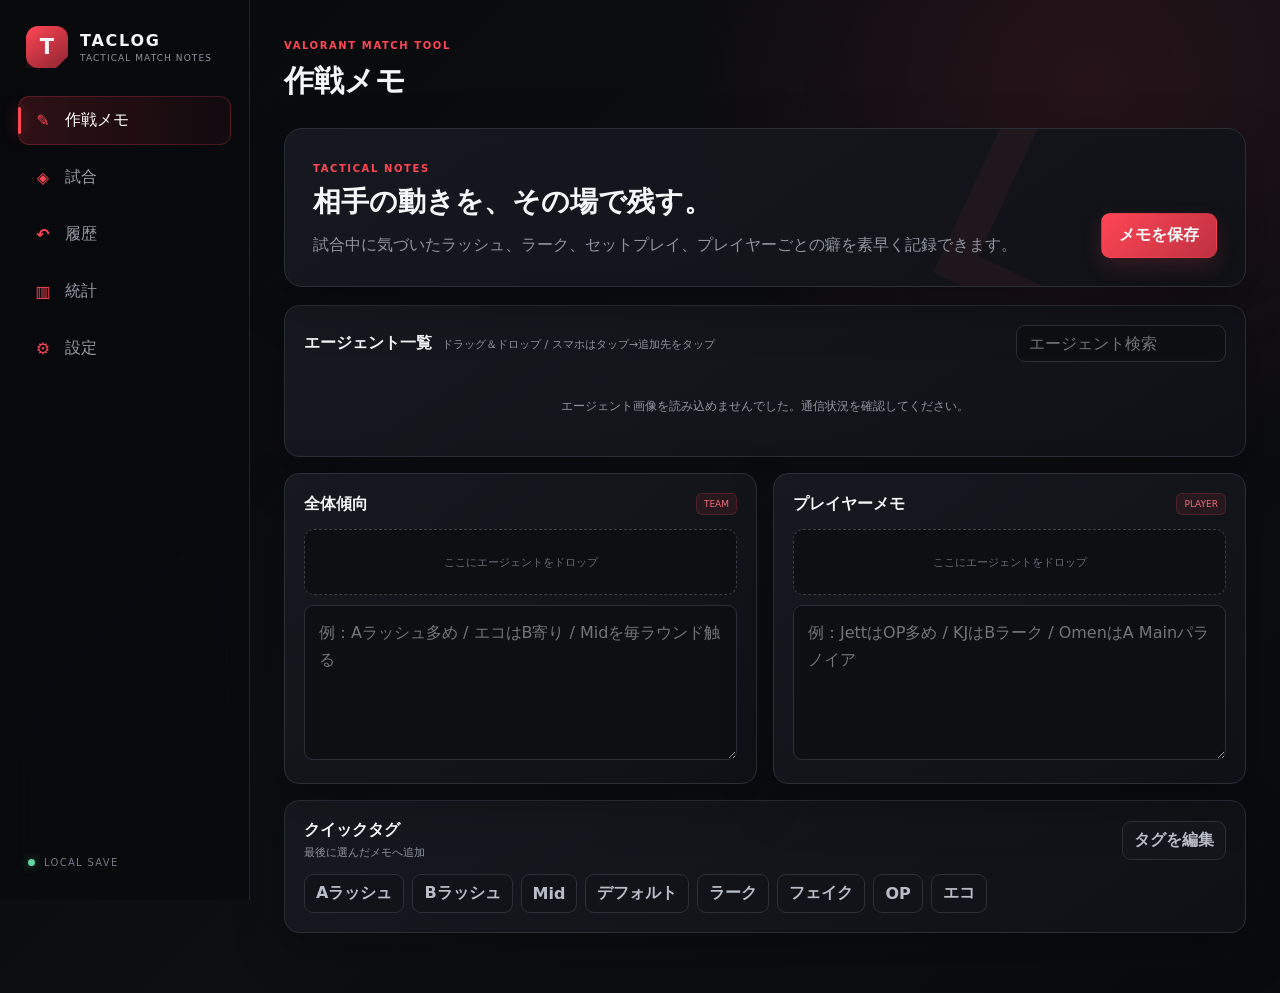
<file: index.html>
<!doctype html>
<html lang="ja">
<head>
  <meta charset="UTF-8" />
  <meta name="viewport" content="width=device-width, initial-scale=1.0" />
  <meta name="theme-color" content="#0b0c10" />
  <title>TACLOG</title>
  <link rel="stylesheet" href="styles.css" />
  <link rel="stylesheet" href="agent.css" />
</head>
<body>
  <div class="app-shell">
    <aside class="sidebar">
      <div class="brand">
        <div class="brand-mark">T</div>
        <div>
          <div class="brand-name">TACLOG</div>
          <div class="brand-sub">TACTICAL MATCH NOTES</div>
        </div>
      </div>

      <nav class="nav" aria-label="メインメニュー">
        <button class="nav-item active" data-tab="memo"><span class="nav-icon">✎</span><span>作戦メモ</span></button>
        <button class="nav-item" data-tab="match"><span class="nav-icon">◈</span><span>試合</span></button>
        <button class="nav-item" data-tab="history"><span class="nav-icon">↶</span><span>履歴</span></button>
        <button class="nav-item" data-tab="stats"><span class="nav-icon">▥</span><span>統計</span></button>
        <button class="nav-item" data-tab="settings"><span class="nav-icon">⚙</span><span>設定</span></button>
      </nav>

      <div class="sidebar-footer"><div class="status-dot"></div><span>LOCAL SAVE</span></div>
    </aside>

    <main class="main">
      <header class="topbar">
        <div><p class="eyebrow">VALORANT MATCH TOOL</p><h1 id="pageTitle">作戦メモ</h1></div>
        <button id="mobileMenu" class="mobile-menu" aria-label="メニュー">☰</button>
      </header>

      <section id="memo" class="tab-panel active">
        <div class="hero-card">
          <div><span class="tag">TACTICAL NOTES</span><h2>相手の動きを、その場で残す。</h2><p>試合中に気づいたラッシュ、ラーク、セットプレイ、プレイヤーごとの癖を素早く記録できます。</p></div>
          <button class="primary-btn" id="saveMemo">メモを保存</button>
        </div>

        <article class="card agent-library-card">
          <div class="card-head agent-library-head">
            <div><h3>エージェント一覧</h3><span class="muted">ドラッグ＆ドロップ / スマホはタップ→追加先をタップ</span></div>
            <input class="agent-search" id="memoAgentSearch" placeholder="エージェント検索" />
          </div>
          <div id="memoAgentLibrary" class="agent-library-grid loading-agents">エージェントを読み込み中...</div>
        </article>

        <div class="grid two">
          <article class="card memo-card">
            <div class="card-head"><h3>全体傾向</h3><span class="mini-tag">TEAM</span></div>
            <div id="teamMemoAgents" class="agent-dropzone" data-drop-target="teamMemoAgents"><span class="drop-hint">ここにエージェントをドロップ</span></div>
            <textarea id="teamMemo" placeholder="例：Aラッシュ多め / エコはB寄り / Midを毎ラウンド触る"></textarea>
          </article>
          <article class="card memo-card">
            <div class="card-head"><h3>プレイヤーメモ</h3><span class="mini-tag">PLAYER</span></div>
            <div id="playerMemoAgents" class="agent-dropzone" data-drop-target="playerMemoAgents"><span class="drop-hint">ここにエージェントをドロップ</span></div>
            <textarea id="playerMemo" placeholder="例：JettはOP多め / KJはBラーク / OmenはA Mainパラノイア"></textarea>
          </article>
        </div>

        <article class="card quick-card">
          <div class="card-head">
            <div><h3>クイックタグ</h3><span class="muted">最後に選んだメモへ追加</span></div>
            <button class="ghost-btn" id="toggleTagEditor">タグを編集</button>
          </div>
          <div class="quick-tags" id="quickTags"></div>
          <div id="tagEditor" class="tag-editor hidden">
            <div id="tagEditorList" class="tag-editor-list"></div>
            <div class="tag-add-row"><input id="newTagInput" placeholder="新しいタグ名" /><button class="primary-btn" id="addQuickTag">＋ 追加</button></div>
          </div>
        </article>
      </section>

      <section id="match" class="tab-panel">
        <div class="section-title-row">
          <div><span class="tag">LIVE MATCH</span><h2>試合記録</h2></div>
          <div class="score-box"><input id="ourScore" type="number" min="0" value="0" /><span>:</span><input id="enemyScore" type="number" min="0" value="0" /></div>
        </div>

        <article class="card agent-library-card">
          <div class="card-head agent-library-head">
            <div><h3>エージェント一覧</h3><span class="muted">味方・敵チームへドラッグして構成を記録</span></div>
            <input class="agent-search" id="matchAgentSearch" placeholder="エージェント検索" />
          </div>
          <div id="matchAgentLibrary" class="agent-library-grid loading-agents">エージェントを読み込み中...</div>
        </article>

        <div class="team-grid">
          <article class="card team-card ally-team-card">
            <div class="card-head"><h3>味方チーム</h3><span class="muted">最大5人</span></div>
            <div id="allyAgents" class="agent-dropzone team-dropzone" data-drop-target="allyAgents"><span class="drop-hint">ここに味方エージェントをドロップ</span></div>
          </article>
          <article class="card team-card enemy-team-card">
            <div class="card-head"><h3>敵チーム</h3><span class="muted">最大5人</span></div>
            <div id="enemyAgents" class="agent-dropzone team-dropzone" data-drop-target="enemyAgents"><span class="drop-hint">ここに敵エージェントをドロップ</span></div>
          </article>
        </div>

        <div class="match-meta-grid three-meta">
          <article class="card compact"><label>マップ</label><select id="mapSelect"><option>Ascent</option><option>Bind</option><option>Haven</option><option>Lotus</option><option>Split</option><option>Sunset</option><option>Icebox</option><option>Breeze</option><option>Abyss</option><option>Corrode</option><option>Summit</option></select></article>
          <article class="card compact"><label>開始サイド</label><select id="sideSelect"><option>攻め</option><option>守り</option></select></article>
          <article class="card compact"><label>結果</label><select id="resultSelect"><option value="">未確定</option><option value="WIN">WIN</option><option value="LOSS">LOSS</option><option value="DRAW">DRAW</option></select></article>
        </div>

        <article class="card">
          <div class="card-head">
            <div><h3>ラウンドログ</h3><span class="muted">追加するとラウンド番号が自動で+1</span></div>
            <button class="ghost-btn" id="clearRounds">クリア</button>
          </div>
          <div class="round-builder with-round-number">
            <div class="round-number-field"><label for="currentRound">ラウンド</label><input id="currentRound" type="number" min="1" value="1" /></div>
            <div><label for="siteSelect">サイト</label><select id="siteSelect"><option>A</option><option>B</option><option>Mid</option><option>その他</option></select></div>
            <div><label for="planSelect">作戦</label><select id="planSelect"><option>ラッシュ</option><option>デフォルト</option><option>ラーク</option><option>フェイク</option><option>スプリット</option><option>リテイク</option><option>その他</option></select></div>
            <div><label for="roundNote">補足</label><div id="roundAgentDrop" class="round-note-drop" data-drop-target="roundNote"><input id="roundNote" placeholder="補足メモ（エージェントもドロップ可）" /></div></div>
            <button class="primary-btn add-round-btn" id="addRound">＋ 追加</button>
          </div>
          <div id="roundList" class="round-list empty-state">まだラウンド記録がありません。</div>
        </article>
        <button class="finish-btn" id="finishMatch">試合を履歴に保存</button>
      </section>

      <section id="history" class="tab-panel">
        <div class="section-title-row"><div><span class="tag">ARCHIVE</span><h2>試合履歴</h2></div><button class="ghost-btn" id="clearHistory">履歴を削除</button></div>
        <div id="historyList" class="history-list empty-state">保存された試合はまだありません。</div>
      </section>

      <section id="stats" class="tab-panel">
        <div class="section-title-row stats-title-row">
          <div><span class="tag">ANALYTICS</span><h2>統計</h2></div>
          <div class="match-filter-wrap"><label for="matchFilter">マップで絞り込み</label><select id="matchFilter"><option value="all">全マップ</option></select></div>
        </div>
        <div class="stat-grid">
          <article class="stat-card"><span>対象試合</span><strong id="statMatches">0</strong></article>
          <article class="stat-card"><span>記録ラウンド</span><strong id="statRounds">0</strong></article>
          <article class="stat-card"><span>ラッシュ</span><strong id="statRush">0%</strong></article>
          <article class="stat-card"><span>ラーク</span><strong id="statLurk">0%</strong></article>
        </div>
        <article class="card stats-context"><div class="card-head"><h3 id="statsContextTitle">全マップの統計</h3><span class="muted" id="statsContextMeta">保存した試合から自動集計</span></div></article>
        <article class="card"><div class="card-head"><h3>サイト傾向</h3><span class="muted">選択中のマップだけを集計</span></div><div id="siteBars" class="bars"></div></article>
      </section>

      <section id="settings" class="tab-panel">
        <div class="section-title-row"><div><span class="tag">PREFERENCES</span><h2>設定</h2></div></div>
        <div class="grid two">
          <article class="card"><h3>表示</h3><label class="setting-row"><span>コンパクト表示</span><input type="checkbox" id="compactToggle" /></label></article>
          <article class="card danger-zone"><h3>データ管理</h3><p>この端末に保存されているメモ・試合履歴を削除します。</p><button class="danger-btn" id="resetData">ローカルデータを全削除</button></article>
        </div>
        <p class="riot-note">TACLOGは非公式のファン制作ツールです。Riot Games / VALORANTとの公式な提携・承認を示すものではありません。</p>
      </section>
    </main>
  </div>
  <script src="app.js"></script>
  <script src="map-stats.js"></script>
</body>
</html>
</file>
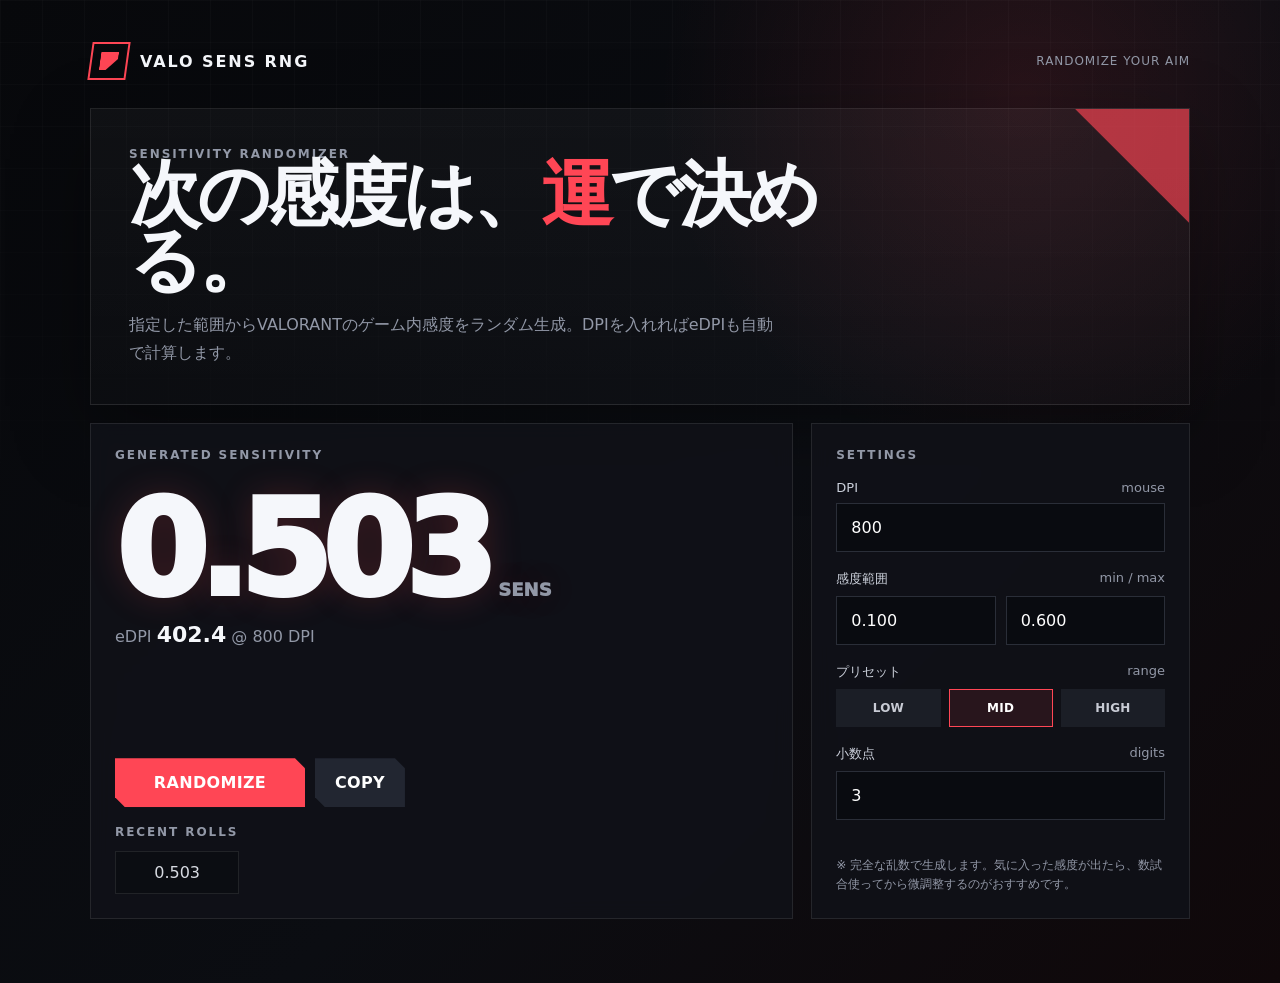
<file: randomizer/index.html>
<!DOCTYPE html>
<html lang="ja">
<head>
  <meta charset="UTF-8" />
  <meta name="viewport" content="width=device-width, initial-scale=1.0" />
  <title>VALO Sens RNG</title>
  <style>
    :root {
      --bg: #08090c;
      --panel: #101218;
      --panel-2: #151820;
      --line: rgba(255,255,255,.09);
      --text: #f5f7fb;
      --muted: #9298a7;
      --red: #ff4655;
      --red-2: #b72a36;
      --good: #8fe3c1;
    }
    *{box-sizing:border-box}
    body{
      margin:0;
      min-height:100vh;
      color:var(--text);
      background:
        radial-gradient(circle at 80% 10%, rgba(255,70,85,.12), transparent 27%),
        linear-gradient(135deg,#07080b 0%,#0b0d12 56%,#10080a 100%);
      font-family: Inter, ui-sans-serif, system-ui, -apple-system, BlinkMacSystemFont, "Segoe UI", sans-serif;
      overflow-x:hidden;
    }
    body:before{
      content:"";
      position:fixed;
      inset:0;
      pointer-events:none;
      opacity:.08;
      background-image:linear-gradient(rgba(255,255,255,.3) 1px, transparent 1px),linear-gradient(90deg,rgba(255,255,255,.3) 1px,transparent 1px);
      background-size:42px 42px;
      mask-image:linear-gradient(to bottom, black, transparent 75%);
    }
    .wrap{width:min(1100px,calc(100% - 32px));margin:auto;padding:42px 0 64px;position:relative}
    .topbar{display:flex;justify-content:space-between;align-items:center;margin-bottom:28px}
    .brand{display:flex;align-items:center;gap:12px;font-weight:900;letter-spacing:.12em}
    .logo{width:38px;height:38px;border:2px solid var(--red);transform:skew(-8deg);position:relative}
    .logo:after{content:"";position:absolute;left:8px;top:8px;width:18px;height:18px;background:var(--red);clip-path:polygon(0 0,100% 0,100% 38%,38% 100%,0 100%)}
    .tiny{font-size:12px;color:var(--muted);letter-spacing:.08em}
    .hero{padding:38px;border:1px solid var(--line);background:linear-gradient(180deg,rgba(255,255,255,.035),rgba(255,255,255,.015));box-shadow:0 26px 70px rgba(0,0,0,.35);position:relative;overflow:hidden}
    .hero:after{content:"";position:absolute;width:260px;height:260px;background:var(--red);right:-165px;top:-165px;transform:rotate(45deg);opacity:.65}
    h1{margin:0 0 8px;font-size:clamp(34px,6vw,72px);line-height:.92;letter-spacing:-.055em;font-weight:950;max-width:800px}
    h1 span{color:var(--red)}
    .lead{color:var(--muted);max-width:650px;line-height:1.7;margin:18px 0 0}
    .grid{display:grid;grid-template-columns:1.3fr .7fr;gap:18px;margin-top:18px}
    .card{border:1px solid var(--line);background:rgba(16,18,24,.88);backdrop-filter:blur(10px);padding:24px}
    .result-card{min-height:390px;display:flex;flex-direction:column;justify-content:space-between}
    .eyebrow{font-size:12px;color:var(--muted);letter-spacing:.16em;font-weight:800;text-transform:uppercase}
    .sens-wrap{margin:32px 0 24px}
    .sens{font-variant-numeric:tabular-nums;font-size:clamp(72px,13vw,132px);font-weight:950;line-height:.85;letter-spacing:-.07em;text-shadow:0 0 35px rgba(255,70,85,.18)}
    .sens small{font-size:18px;color:var(--muted);letter-spacing:0;margin-left:12px}
    .edpi{font-size:16px;color:var(--muted);margin-top:16px}.edpi b{color:var(--text);font-size:22px}
    .actions{display:flex;gap:10px;flex-wrap:wrap}
    button{border:0;cursor:pointer;font:inherit;font-weight:850;letter-spacing:.02em;padding:15px 20px;transition:.18s ease;clip-path:polygon(0 0,calc(100% - 10px) 0,100% 10px,100% 100%,10px 100%,0 calc(100% - 10px))}
    .primary{background:var(--red);color:white;min-width:190px;box-shadow:0 12px 32px rgba(255,70,85,.2)}
    .primary:hover{background:#ff5d69;transform:translateY(-2px)}
    .secondary{background:#222631;color:#fff}.secondary:hover{background:#2b303d}
    .controls{display:grid;gap:18px}
    .group label{display:flex;justify-content:space-between;color:#cbd0db;font-size:13px;margin-bottom:8px}.group label span{color:var(--muted)}
    input{width:100%;background:#090b10;border:1px solid #2a2e38;color:#fff;padding:14px 14px;font:inherit;outline:none}
    input:focus{border-color:var(--red);box-shadow:0 0 0 3px rgba(255,70,85,.08)}
    .range-row{display:grid;grid-template-columns:1fr 1fr;gap:10px}
    .preset-row{display:grid;grid-template-columns:repeat(3,1fr);gap:8px}
    .preset{padding:11px 8px;background:#1b1e26;color:#c8cbd4;font-size:12px;clip-path:none;border:1px solid transparent}
    .preset.active{border-color:var(--red);color:white;background:rgba(255,70,85,.10)}
    .history{margin-top:18px}.history-list{display:grid;grid-template-columns:repeat(5,1fr);gap:8px;margin-top:12px}
    .hist{background:#0b0d12;border:1px solid var(--line);padding:11px;text-align:center;font-variant-numeric:tabular-nums;color:#d8dbe2;cursor:pointer}.hist:hover{border-color:rgba(255,70,85,.55)}
    .note{font-size:12px;line-height:1.6;color:var(--muted);margin-top:18px}
    .flash{animation:flash .25s ease}@keyframes flash{0%{transform:scale(.985);opacity:.45}100%{transform:scale(1);opacity:1}}
    .toast{position:fixed;bottom:22px;left:50%;transform:translateX(-50%) translateY(20px);background:#f3f5f8;color:#08090c;padding:11px 16px;font-size:13px;font-weight:800;opacity:0;pointer-events:none;transition:.2s}.toast.show{opacity:1;transform:translateX(-50%) translateY(0)}
    @media(max-width:780px){.wrap{width:min(100% - 20px,1100px);padding-top:22px}.hero{padding:26px 20px}.grid{grid-template-columns:1fr}.history-list{grid-template-columns:repeat(3,1fr)}.sens{font-size:82px}.topbar .tiny{display:none}}
  </style>
</head>
<body>
  <main class="wrap">
    <div class="topbar">
      <div class="brand"><div class="logo"></div><div>VALO SENS RNG</div></div>
      <div class="tiny">RANDOMIZE YOUR AIM</div>
    </div>

    <section class="hero">
      <div class="eyebrow">Sensitivity Randomizer</div>
      <h1>次の感度は、<span>運</span>で決める。</h1>
      <p class="lead">指定した範囲からVALORANTのゲーム内感度をランダム生成。DPIを入れればeDPIも自動で計算します。</p>
    </section>

    <div class="grid">
      <section class="card result-card">
        <div>
          <div class="eyebrow">Generated Sensitivity</div>
          <div class="sens-wrap" id="resultBox">
            <div class="sens"><span id="sensValue">0.300</span><small>SENS</small></div>
            <div class="edpi">eDPI <b id="edpiValue">240.0</b> <span id="dpiLabel">@ 800 DPI</span></div>
          </div>
        </div>
        <div>
          <div class="actions">
            <button class="primary" id="randomBtn">RANDOMIZE</button>
            <button class="secondary" id="copyBtn">COPY</button>
          </div>
          <div class="history">
            <div class="eyebrow">Recent rolls</div>
            <div class="history-list" id="historyList"></div>
          </div>
        </div>
      </section>

      <aside class="card controls">
        <div class="eyebrow">Settings</div>
        <div class="group">
          <label>DPI <span>mouse</span></label>
          <input id="dpi" type="number" value="800" min="1" step="50" />
        </div>
        <div class="group">
          <label>感度範囲 <span>min / max</span></label>
          <div class="range-row">
            <input id="minSens" type="number" value="0.100" min="0.001" max="10" step="0.001" />
            <input id="maxSens" type="number" value="0.600" min="0.001" max="10" step="0.001" />
          </div>
        </div>
        <div class="group">
          <label>プリセット <span>range</span></label>
          <div class="preset-row">
            <button class="preset" data-min="0.100" data-max="0.250">LOW</button>
            <button class="preset active" data-min="0.200" data-max="0.500">MID</button>
            <button class="preset" data-min="0.400" data-max="0.800">HIGH</button>
          </div>
        </div>
        <div class="group">
          <label>小数点 <span>digits</span></label>
          <input id="digits" type="number" value="3" min="2" max="4" step="1" />
        </div>
        <div class="note">※ 完全な乱数で生成します。気に入った感度が出たら、数試合使ってから微調整するのがおすすめです。</div>
      </aside>
    </div>
  </main>
  <div class="toast" id="toast">コピーしました</div>

  <script>
    const $ = id => document.getElementById(id);
    const sensValue = $('sensValue');
    const edpiValue = $('edpiValue');
    const dpiLabel = $('dpiLabel');
    const resultBox = $('resultBox');
    const historyList = $('historyList');
    const history = [];

    function getSettings(){
      let min = parseFloat($('minSens').value);
      let max = parseFloat($('maxSens').value);
      const dpi = Math.max(1, parseFloat($('dpi').value) || 800);
      const digits = Math.min(4, Math.max(2, parseInt($('digits').value) || 3));
      if (!Number.isFinite(min)) min = 0.1;
      if (!Number.isFinite(max)) max = 0.6;
      if (min > max) [min, max] = [max, min];
      return {min, max, dpi, digits};
    }

    function secureRandom(){
      if (window.crypto?.getRandomValues) {
        const a = new Uint32Array(1);
        crypto.getRandomValues(a);
        return a[0] / 4294967296;
      }
      return Math.random();
    }

    function setSensitivity(value, pushHistory = true){
      const {dpi, digits} = getSettings();
      const fixed = Number(value).toFixed(digits);
      sensValue.textContent = fixed;
      edpiValue.textContent = (Number(fixed) * dpi).toFixed(1);
      dpiLabel.textContent = '@ ' + Math.round(dpi) + ' DPI';
      resultBox.classList.remove('flash');
      void resultBox.offsetWidth;
      resultBox.classList.add('flash');
      if(pushHistory){
        history.unshift(fixed);
        if(history.length > 10) history.pop();
        renderHistory();
      }
    }

    function randomize(){
      const {min, max, digits} = getSettings();
      const steps = Math.round((max - min) * Math.pow(10,digits));
      const n = Math.floor(secureRandom() * (steps + 1));
      const value = min + n / Math.pow(10,digits);
      setSensitivity(value);
    }

    function renderHistory(){
      historyList.innerHTML = '';
      history.slice(0,10).forEach(v => {
        const el = document.createElement('div');
        el.className = 'hist';
        el.textContent = v;
        el.title = 'クリックでこの感度を再表示';
        el.onclick = () => setSensitivity(Number(v), false);
        historyList.appendChild(el);
      });
    }

    function updateEdpi(){
      const {dpi} = getSettings();
      const current = parseFloat(sensValue.textContent) || 0;
      edpiValue.textContent = (current * dpi).toFixed(1);
      dpiLabel.textContent = '@ ' + Math.round(dpi) + ' DPI';
    }

    $('randomBtn').addEventListener('click', randomize);
    $('copyBtn').addEventListener('click', async () => {
      const text = sensValue.textContent;
      try{ await navigator.clipboard.writeText(text); }
      catch{ const t=document.createElement('textarea');t.value=text;document.body.appendChild(t);t.select();document.execCommand('copy');t.remove(); }
      const toast = $('toast'); toast.classList.add('show'); setTimeout(()=>toast.classList.remove('show'),1200);
    });
    $('dpi').addEventListener('input', updateEdpi);
    document.querySelectorAll('.preset').forEach(btn => btn.addEventListener('click', () => {
      document.querySelectorAll('.preset').forEach(x=>x.classList.remove('active'));
      btn.classList.add('active');
      $('minSens').value = Number(btn.dataset.min).toFixed(3);
      $('maxSens').value = Number(btn.dataset.max).toFixed(3);
      randomize();
    }));
    document.addEventListener('keydown', e => {
      if(e.code === 'Space' && !['INPUT','TEXTAREA'].includes(document.activeElement.tagName)){
        e.preventDefault(); randomize();
      }
    });
    randomize();
  </script>
</body>
</html>
</file>
<file: styles.css>
:root {
  --bg:#090a0d;
  --panel:#111318;
  --panel-2:#171920;
  --panel-3:#1d2028;
  --line:#2a2e37;
  --red:#c83243;
  --red-bright:#ff4655;
  --red-deep:#7d1d29;
  --text:#f5f6f8;
  --muted:#8f949e;
  --green:#62d5a2;
  --shadow:0 18px 50px rgba(0,0,0,.28);
}
*{box-sizing:border-box}
html,body{margin:0;min-height:100%;background:var(--bg);color:var(--text);font-family:Inter,ui-sans-serif,system-ui,-apple-system,BlinkMacSystemFont,"Segoe UI",sans-serif}
button,input,select,textarea{font:inherit}
button{cursor:pointer}
body{background:radial-gradient(circle at 85% 8%,rgba(200,50,67,.13),transparent 28%),linear-gradient(135deg,#08090c,#0e0f13 55%,#0a0b0f)}
.app-shell{display:grid;grid-template-columns:250px 1fr;min-height:100vh}
.sidebar{position:sticky;top:0;height:100vh;padding:26px 18px 18px;border-right:1px solid #20232b;background:rgba(9,10,13,.92);backdrop-filter:blur(18px);display:flex;flex-direction:column;z-index:10}
.brand{display:flex;align-items:center;gap:12px;padding:0 8px 28px}.brand-mark{width:42px;height:42px;border-radius:12px;background:linear-gradient(145deg,var(--red-bright),#8e2431);display:grid;place-items:center;font-weight:900;font-size:21px;box-shadow:0 10px 30px rgba(255,70,85,.2);clip-path:polygon(12% 0,100% 0,100% 72%,72% 100%,0 100%,0 20%)}.brand-name{font-weight:900;letter-spacing:.11em}.brand-sub{font-size:9px;color:var(--muted);letter-spacing:.12em;margin-top:3px}
.nav{display:flex;flex-direction:column;gap:8px}.nav-item{position:relative;border:1px solid transparent;background:transparent;color:#989da8;border-radius:11px;padding:13px 14px;display:flex;align-items:center;gap:12px;text-align:left;transition:.18s ease}.nav-item:hover{color:#fff;background:#14161b}.nav-item.active{color:#fff;background:linear-gradient(90deg,rgba(200,50,67,.2),rgba(200,50,67,.05));border-color:rgba(255,70,85,.22)}.nav-item.active:before{content:"";position:absolute;left:-1px;top:10px;bottom:10px;width:3px;border-radius:6px;background:var(--red-bright);box-shadow:0 0 14px rgba(255,70,85,.5)}.nav-icon{width:20px;text-align:center;color:var(--red-bright);font-weight:700}.sidebar-footer{margin-top:auto;display:flex;gap:9px;align-items:center;color:#737985;font-size:10px;letter-spacing:.13em;padding:14px 10px}.status-dot{width:7px;height:7px;border-radius:50%;background:var(--green);box-shadow:0 0 10px rgba(98,213,162,.5)}
.main{min-width:0;padding:30px 34px 60px}.topbar{display:flex;justify-content:space-between;align-items:center;margin-bottom:26px}.eyebrow,.tag{font-size:10px;font-weight:800;letter-spacing:.16em;color:var(--red-bright)}h1{font-size:30px;margin:3px 0 0}h2{font-size:24px;margin:7px 0 0}h3{margin:0;font-size:16px}.mobile-menu{display:none;background:var(--panel);border:1px solid var(--line);color:#fff;border-radius:10px;padding:9px 12px}
.tab-panel{display:none;animation:fade .2s ease}.tab-panel.active{display:block}@keyframes fade{from{opacity:.45;transform:translateY(3px)}to{opacity:1;transform:none}}
.hero-card,.card,.stat-card{border:1px solid var(--line);background:linear-gradient(145deg,rgba(23,25,32,.96),rgba(15,17,22,.96));box-shadow:var(--shadow)}.hero-card{position:relative;overflow:hidden;border-radius:18px;padding:28px;display:flex;align-items:flex-end;justify-content:space-between;gap:24px;margin-bottom:18px}.hero-card:after{content:"";position:absolute;right:-70px;top:-100px;width:260px;height:260px;border:34px solid rgba(255,70,85,.06);transform:rotate(25deg)}.hero-card h2{font-size:28px;max-width:560px}.hero-card p{max-width:720px;color:var(--muted);line-height:1.7;margin:10px 0 0}.hero-card>*{position:relative;z-index:1}
.grid{display:grid;gap:16px;margin-bottom:16px}.grid.two{grid-template-columns:repeat(2,minmax(0,1fr))}.grid.three{grid-template-columns:repeat(3,minmax(0,1fr))}.card{border-radius:15px;padding:19px}.card.compact{padding:16px}.card-head{display:flex;align-items:center;justify-content:space-between;gap:12px;margin-bottom:14px}.mini-tag{font-size:9px;padding:5px 7px;border-radius:6px;background:rgba(255,70,85,.09);border:1px solid rgba(255,70,85,.18);color:#ef6e79}.muted{font-size:11px;color:var(--muted)}
textarea,input,select{width:100%;background:#0d0f13;border:1px solid #2b2f38;color:#eef0f4;border-radius:9px;outline:none;transition:.18s}textarea{min-height:155px;resize:vertical;padding:14px;line-height:1.65}input,select{height:43px;padding:0 12px}textarea:focus,input:focus,select:focus{border-color:#8f2c39;box-shadow:0 0 0 3px rgba(255,70,85,.08)}label{display:block;color:#a3a8b2;font-size:12px;margin-bottom:8px}
.primary-btn,.finish-btn,.ghost-btn,.danger-btn,.quick-tags button{border-radius:9px;border:1px solid transparent;font-weight:750;transition:.18s}.primary-btn{background:linear-gradient(135deg,var(--red-bright),#be3141);color:#fff;padding:11px 17px;box-shadow:0 8px 20px rgba(255,70,85,.16)}.primary-btn:hover{transform:translateY(-1px);filter:brightness(1.08)}.ghost-btn{background:#13151b;color:#b8bdc7;border-color:var(--line);padding:8px 11px}.ghost-btn:hover{border-color:#5b2930;color:#fff}.danger-btn{background:rgba(255,70,85,.08);border-color:rgba(255,70,85,.27);color:#ff7c87;padding:10px 14px}.finish-btn{width:100%;padding:14px;background:linear-gradient(90deg,#8f2431,var(--red));color:white;letter-spacing:.04em}.finish-btn:hover{filter:brightness(1.07)}
.quick-tags{display:flex;flex-wrap:wrap;gap:8px}.quick-tags button{background:#111319;border-color:#2c3038;color:#b8bdc7;padding:8px 11px}.quick-tags button:hover{background:rgba(255,70,85,.09);border-color:#70303a;color:#fff}
.section-title-row{display:flex;align-items:center;justify-content:space-between;margin-bottom:18px}.score-box{display:flex;align-items:center;gap:8px;font-size:24px;font-weight:900}.score-box input{width:58px;text-align:center;font-size:20px;font-weight:800}.round-builder{display:grid;grid-template-columns:150px 180px 1fr auto;gap:9px}.round-list{margin-top:14px;display:flex;flex-direction:column;gap:8px}.round-row{display:grid;grid-template-columns:60px 70px 130px 1fr auto;gap:10px;align-items:center;padding:11px 12px;border-radius:9px;background:#0f1116;border:1px solid #242832;font-size:12px}.round-no{color:#717784;font-weight:800}.round-site{font-weight:900;color:#fff}.round-plan{color:#e16b76}.round-note{color:#9da2ac}.round-delete{background:transparent;border:0;color:#666d79;padding:4px 7px}.round-delete:hover{color:#ff6976}.empty-state{padding:28px;text-align:center;color:#6f7580;border:1px dashed #2b2f38;border-radius:12px}
.history-list{display:flex;flex-direction:column;gap:10px}.history-item{display:grid;grid-template-columns:110px 1fr auto;align-items:center;gap:14px;background:var(--panel);border:1px solid var(--line);border-radius:12px;padding:15px 16px}.history-map{font-weight:850}.history-meta{color:var(--muted);font-size:12px}.result{font-weight:900;font-size:12px;padding:7px 9px;border-radius:7px}.result.WIN{color:#74dfaf;background:rgba(98,213,162,.08)}.result.LOSS{color:#ff707c;background:rgba(255,70,85,.08)}.result.DRAW{color:#c3c6cd;background:#1a1d24}
.stat-grid{display:grid;grid-template-columns:repeat(4,1fr);gap:14px;margin-bottom:16px}.stat-card{border-radius:14px;padding:18px}.stat-card span{display:block;color:var(--muted);font-size:11px;margin-bottom:9px}.stat-card strong{font-size:30px;letter-spacing:-.04em}.bars{display:flex;flex-direction:column;gap:13px}.bar-row{display:grid;grid-template-columns:80px 1fr 45px;align-items:center;gap:10px;font-size:12px}.bar-track{height:8px;border-radius:20px;background:#0d0f13;overflow:hidden}.bar-fill{height:100%;border-radius:20px;background:linear-gradient(90deg,#77212c,var(--red-bright))}.bar-value{text-align:right;color:#a9aeb7}.setting-row{display:flex;justify-content:space-between;align-items:center;margin-top:16px}.setting-row input{width:18px;height:18px}.danger-zone p{color:var(--muted);font-size:12px;line-height:1.6}.compact-mode .card{padding:14px}.compact-mode .hero-card{padding:20px}.compact-mode textarea{min-height:110px}
.toast{position:fixed;right:24px;bottom:24px;background:#171920;border:1px solid #3a3e48;color:#fff;padding:12px 15px;border-radius:10px;box-shadow:var(--shadow);z-index:40;animation:toastIn .2s ease}.toast strong{color:var(--red-bright)}@keyframes toastIn{from{opacity:0;transform:translateY(8px)}to{opacity:1;transform:none}}
@media(max-width:900px){.app-shell{grid-template-columns:1fr}.sidebar{position:fixed;left:-270px;width:245px;transition:.2s;box-shadow:20px 0 50px rgba(0,0,0,.4)}.sidebar.open{left:0}.main{padding:22px 18px 50px}.mobile-menu{display:block}.grid.two,.grid.three,.stat-grid{grid-template-columns:1fr 1fr}.round-builder{grid-template-columns:1fr 1fr}.round-builder input{grid-column:1/-1}.round-builder .primary-btn{grid-column:1/-1}.hero-card{align-items:flex-start;flex-direction:column}.history-item{grid-template-columns:1fr auto}.history-meta{grid-column:1/-1}}
@media(max-width:560px){.grid.two,.grid.three,.stat-grid{grid-template-columns:1fr}.round-row{grid-template-columns:48px 45px 1fr auto}.round-note{grid-column:2/5}.main{padding:18px 13px 45px}.topbar{margin-bottom:18px}h1{font-size:25px}.hero-card h2{font-size:23px}.score-box input{width:50px}.section-title-row{align-items:flex-end}}
</file>
<file: agent.css>
.agent-library-card{margin-bottom:16px}.agent-library-head>div:first-child{display:flex;align-items:baseline;gap:10px;flex-wrap:wrap}.agent-search{width:210px;height:37px}.agent-library-grid{display:grid;grid-template-columns:repeat(auto-fill,minmax(72px,1fr));gap:8px;max-height:270px;overflow:auto;padding:2px}.loading-agents{display:block;color:var(--muted);font-size:12px;padding:22px;text-align:center}.agent-card{position:relative;min-width:0;border:1px solid #2a2e37;border-radius:10px;background:#0d0f13;padding:5px;color:#c5c9d1;text-align:center;user-select:none;transition:.16s;overflow:hidden}.agent-card:hover,.agent-card.selected{border-color:#8f2c39;background:rgba(255,70,85,.08);transform:translateY(-1px)}.agent-card.selected{box-shadow:0 0 0 2px rgba(255,70,85,.1)}.agent-card img{width:100%;aspect-ratio:1;object-fit:cover;border-radius:7px;background:#181b21;display:block}.agent-card span{display:block;white-space:nowrap;overflow:hidden;text-overflow:ellipsis;font-size:10px;font-weight:800;margin-top:5px}.agent-card[draggable="true"]{cursor:grab}.agent-dropzone{min-height:66px;border:1px dashed #3a3e48;border-radius:10px;background:#0d0f13;padding:8px;display:flex;gap:8px;align-items:center;flex-wrap:wrap;margin-bottom:10px;transition:.15s}.agent-dropzone.drag-over,.round-note-drop.drag-over{border-color:var(--red-bright);background:rgba(255,70,85,.06);box-shadow:0 0 0 3px rgba(255,70,85,.06)}.drop-hint{color:#656b75;font-size:11px;margin:auto}.agent-chip{position:relative;width:54px;border:1px solid #313641;border-radius:9px;background:#15181e;padding:3px;text-align:center}.agent-chip img{display:block;width:46px;height:46px;object-fit:cover;border-radius:7px}.agent-chip span{display:block;font-size:8px;white-space:nowrap;overflow:hidden;text-overflow:ellipsis;margin-top:2px}.agent-chip-remove{position:absolute;right:-5px;top:-5px;width:18px;height:18px;border-radius:50%;border:1px solid #5b2a31;background:#16181d;color:#ff7884;display:grid;place-items:center;padding:0;font-size:12px;line-height:1}.team-dropzone{min-height:78px;margin-bottom:0}.team-grid{display:grid;grid-template-columns:repeat(2,minmax(0,1fr));gap:16px;margin-bottom:16px}.team-card{min-width:0}.ally-team-card{border-color:#27384a}.enemy-team-card{border-color:#4a2730}.match-meta-grid{display:grid;grid-template-columns:repeat(3,minmax(0,1fr));gap:16px;margin-bottom:16px}.round-note-drop{border:1px dashed transparent;border-radius:9px}.round-note-drop input{height:41px}.round-builder.with-round-number{grid-template-columns:90px 120px 160px minmax(160px,1fr) auto;align-items:end}.round-builder.with-round-number label{margin:0 0 7px}.round-number-field input{text-align:center;font-weight:850}.add-round-btn{height:43px;align-self:end}.history-agents{display:flex;gap:4px;align-items:center;flex-wrap:wrap}.history-agents img{width:26px;height:26px;object-fit:cover;border-radius:6px;border:1px solid #323742;background:#171a20}.history-item-rich{align-items:flex-start}.history-main{min-width:0}.history-team-line{display:flex;align-items:center;gap:8px;margin-top:7px}.history-team-line>span{width:28px;font-size:10px;color:#747a85}.history-team-empty{font-size:10px;color:#5f6570}.tag-editor{margin-top:16px;border-top:1px solid var(--line);padding-top:14px}.tag-editor.hidden{display:none}.tag-editor-list{display:flex;flex-direction:column;gap:8px}.tag-editor-row{display:grid;grid-template-columns:1fr auto;gap:8px}.tag-editor-row input{height:38px}.tag-delete{width:38px;height:38px;border-radius:9px;border:1px solid #4e2930;background:rgba(255,70,85,.06);color:#ff7480}.tag-add-row{display:grid;grid-template-columns:1fr auto;gap:8px;margin-top:10px}.tag-add-row input{height:40px}.riot-note{color:#666c77;font-size:10px;line-height:1.6;margin:18px 2px 0}.match-filter-wrap{width:260px}.match-filter-wrap label{margin-bottom:6px}.stats-context{margin-bottom:16px}.compact-mode .agent-library-grid{max-height:190px}@media(max-width:1050px){.match-meta-grid{grid-template-columns:repeat(3,minmax(0,1fr))}.round-builder.with-round-number{grid-template-columns:90px 1fr 1fr}.round-builder.with-round-number>div:nth-child(4){grid-column:1/-1}.round-builder.with-round-number .add-round-btn{grid-column:1/-1}}@media(max-width:900px){.team-grid{grid-template-columns:1fr}.round-note-drop{grid-column:1/-1}.agent-library-grid{grid-template-columns:repeat(auto-fill,minmax(66px,1fr));max-height:245px}.stats-title-row{align-items:flex-end;gap:14px}.match-filter-wrap{width:240px}}@media(max-width:560px){.agent-library-head{align-items:flex-start;flex-direction:column}.agent-search{width:100%}.agent-library-grid{grid-template-columns:repeat(4,minmax(0,1fr));max-height:285px}.agent-chip{width:50px}.agent-chip img{width:42px;height:42px}.tag-add-row{grid-template-columns:1fr}.tag-add-row .primary-btn{width:100%}.match-meta-grid{grid-template-columns:1fr}.round-builder.with-round-number{grid-template-columns:1fr 1fr}.round-builder.with-round-number>div:nth-child(3),.round-builder.with-round-number>div:nth-child(4),.round-builder.with-round-number .add-round-btn{grid-column:1/-1}.stats-title-row{align-items:stretch;flex-direction:column}.match-filter-wrap{width:100%}.history-item-rich{grid-template-columns:1fr auto}.history-main{grid-column:1/-1}}
</file>
